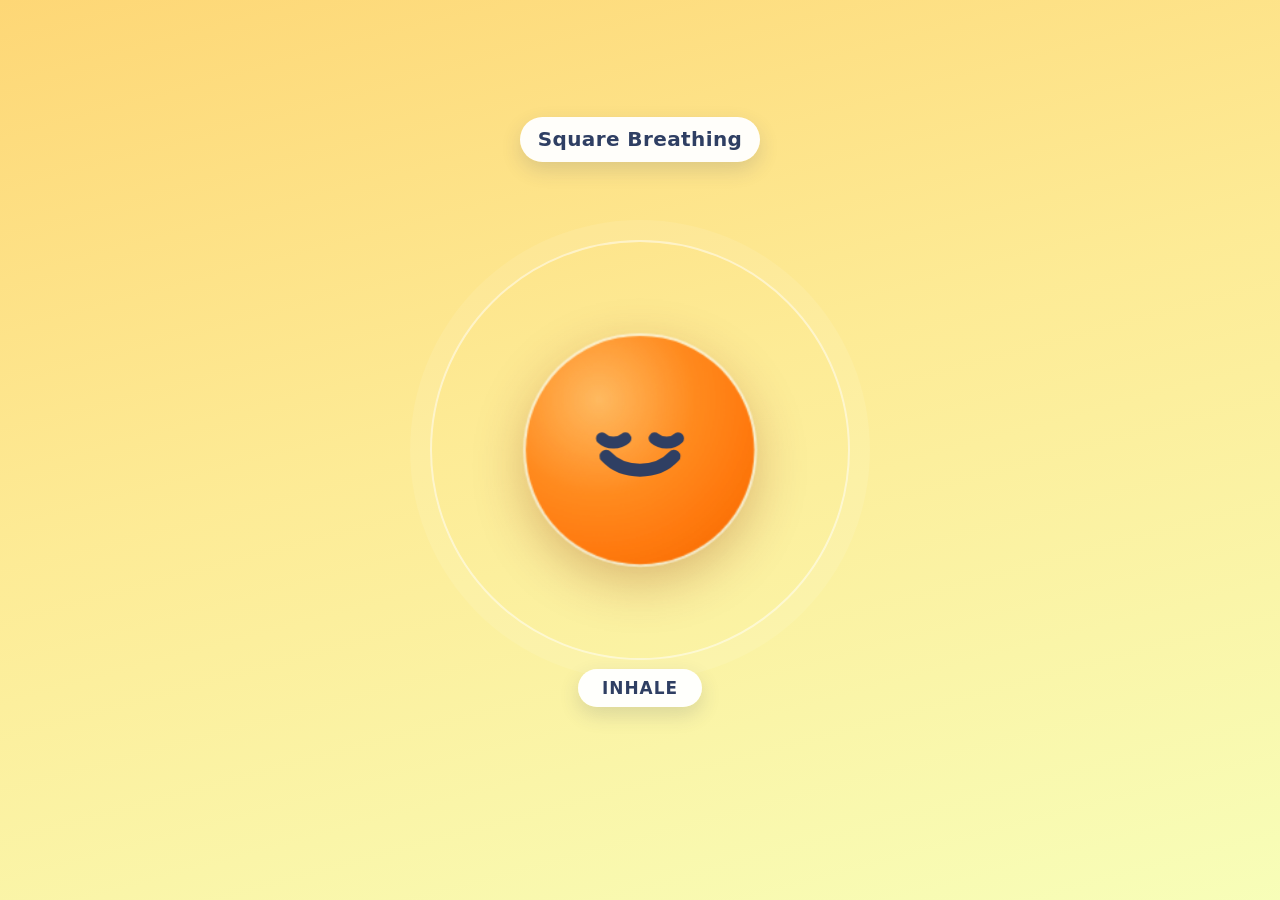
<file: index.html>
<!doctype html>
<html lang="en">
  <head>
    <meta charset="UTF-8" />
    <meta name="viewport" content="width=device-width, initial-scale=1.0" />
    <title>Square Breathing</title>
    <style>
      :root {
        --phase: 0;
      }

      * {
        box-sizing: border-box;
      }

      html,
      body {
        margin: 0;
        width: 100%;
        height: 100%;
        overflow: hidden;
        font-family: "Avenir Next", "Nunito", "Inter", system-ui, -apple-system, Segoe UI,
          Roboto, sans-serif;
      }

      body {
        display: grid;
        place-items: center;
        transition: background 220ms linear;
        background: linear-gradient(
          165deg,
          hsl(31 100% 76%),
          hsl(37 100% 83%) 42%,
          hsl(53 100% 90%)
        );
      }

      .scene {
        width: min(82vmin, 560px);
        aspect-ratio: 1;
        display: grid;
        place-items: center;
        position: relative;
      }

      .ring {
        position: absolute;
        width: 75%;
        height: 75%;
        border-radius: 999px;
        border: 2px solid rgba(255, 255, 255, 0.56);
        box-shadow: 0 0 0 20px rgba(255, 255, 255, 0.09);
      }

      .breath-circle {
        width: 30%;
        height: 30%;
        border-radius: 999px;
        background: #f47c2d;
        box-shadow: 0 10px 42px rgba(131, 52, 10, 0.32);
        transform: scale(1);
        will-change: transform;
        display: grid;
        place-items: center;
      }

      .face {
        position: absolute;
        left: 50%;
        top: 50%;
        width: 17.4%;
        height: 17.4%;
        transform: translate(-50%, -50%) translateY(var(--face-y, 0px))
          scale(var(--face-scale, 1));
        transform-origin: center;
        will-change: transform;
        z-index: 2;
      }

      .face svg {
        width: 100%;
        height: 100%;
        display: block;
        shape-rendering: geometricPrecision;
        text-rendering: geometricPrecision;
      }

      .face path {
        stroke-linecap: round;
        stroke-linejoin: round;
        vector-effect: non-scaling-stroke;
      }

      .label {
        position: absolute;
        bottom: max(1%, env(safe-area-inset-bottom));
        color: #2f3f63;
        font-size: clamp(0.92rem, 1.8vw, 1.06rem);
        letter-spacing: 0.06em;
        font-weight: 700;
        text-transform: uppercase;
        text-shadow: none;
        background: rgba(255, 255, 255, 0.96);
        border-radius: 999px;
        padding: 0.58rem 1rem;
        box-shadow: 0 8px 20px rgba(47, 63, 99, 0.16);
        min-width: 124px;
        text-align: center;
      }

      .countdown {
        position: absolute;
        left: 50%;
        bottom: calc(max(1%, env(safe-area-inset-bottom)) - 46px);
        transform: translateX(-50%);
        color: #2f3f63;
        background: #ffffff;
        border-radius: 999px;
        padding: 0.38rem 0.78rem;
        font-size: 0.88rem;
        font-weight: 700;
        line-height: 1;
        box-shadow: 0 8px 20px rgba(47, 63, 99, 0.16);
        opacity: 0;
        transition: opacity 160ms ease;
      }

      .countdown.is-visible {
        opacity: 1;
      }

      .title {
        position: absolute;
        top: max(2%, env(safe-area-inset-top));
        transform: translateY(-64px);
        margin: 0;
        color: #2f3f63;
        font-weight: 700;
        font-size: clamp(1rem, 2.1vw, 1.25rem);
        letter-spacing: 0.02em;
        text-shadow: none;
        background: rgba(255, 255, 255, 0.96);
        border-radius: 999px;
        padding: 0.64rem 1.12rem;
        box-shadow: 0 8px 20px rgba(47, 63, 99, 0.16);
      }

      .speech-bubble {
        position: absolute;
        top: 50%;
        max-width: min(34vw, 260px);
        color: #2f3f63;
        background: #ffffff;
        border-radius: 20px;
        padding: 0.7rem 1rem;
        text-align: center;
        font-size: clamp(0.88rem, 1.7vw, 1rem);
        font-weight: 600;
        line-height: 1.35;
        box-shadow: 0 10px 24px rgba(47, 63, 99, 0.16);
        opacity: 0;
        transition: opacity 240ms ease, transform 240ms ease;
        pointer-events: none;
        z-index: 6;
      }

      .speech-bubble.is-visible {
        opacity: 1;
      }

      .speech-bubble.left {
        left: 8%;
        transform: translate(-208px, -50%);
      }

      .speech-bubble.right {
        right: 8%;
        transform: translate(208px, -50%);
      }

      .speech-bubble.left.is-visible {
        transform: translate(-200px, -50%);
      }

      .speech-bubble.right.is-visible {
        transform: translate(200px, -50%);
      }

      .speech-bubble::after {
        content: "";
        position: absolute;
        top: 50%;
        width: 18px;
        height: 18px;
        background: #ffffff;
        transform: translateY(-50%) rotate(45deg);
        border-radius: 3px;
      }

      .speech-bubble.left::after {
        right: -9px;
      }

      .speech-bubble.right::after {
        left: -9px;
      }
    </style>
  </head>
  <body>
    <main class="scene" aria-label="Square breathing animation">
      <p class="title">Square Breathing</p>
      <div class="speech-bubble" id="speechBubble" aria-live="polite"></div>
      <div class="ring" aria-hidden="true"></div>
      <div class="breath-circle" id="breathCircle"></div>
      <div class="face" aria-hidden="true">
        <svg viewBox="0 0 240 240" role="presentation">
          <path
            d="M26 92 C40 106, 68 106, 84 92"
            fill="none"
            stroke="#2f3f63"
            stroke-width="12"
          />
          <path
            d="M156 92 C172 106, 200 106, 214 92"
            fill="none"
            stroke="#2f3f63"
            stroke-width="12"
          />
          <path
            d="M36 136 C78 182, 162 182, 204 136"
            fill="none"
            stroke="#2f3f63"
            stroke-width="13"
          />
        </svg>
      </div>
      <p class="label"><span id="phaseText">Inhale</span></p>
      <p class="countdown" id="holdCountdown" aria-live="polite"></p>
    </main>

    <script>
      const breathCircle = document.getElementById("breathCircle");
      const face = document.querySelector(".face");
      const ring = document.querySelector(".ring");
      const phaseText = document.getElementById("phaseText");
      const holdCountdown = document.getElementById("holdCountdown");
      const speechBubble = document.getElementById("speechBubble");
      let previousPhaseIndex = -1;
      let firstInhaleSkipped = false;
      let showBubbleOnLeft = true;

      // Square breathing: 4s inhale, 4s hold, 4s exhale, 4s hold.
      const phaseDuration = 4000;
      const cycleDuration = phaseDuration * 4;

      const daytime = [
        [31, 100, 76],
        [37, 100, 83],
        [53, 100, 90],
      ];

      const nighttime = [
        [233, 58, 22],
        [246, 45, 15],
        [265, 40, 20],
      ];

      const mix = (a, b, t) => a + (b - a) * t;
      const mixColor = (c1, c2, t) => [
        mix(c1[0], c2[0], t),
        mix(c1[1], c2[1], t),
        mix(c1[2], c2[2], t),
      ];

      function setGradient(nightAmount) {
        const c1 = mixColor(daytime[0], nighttime[0], nightAmount);
        const c2 = mixColor(daytime[1], nighttime[1], nightAmount);
        const c3 = mixColor(daytime[2], nighttime[2], nightAmount);
        document.body.style.background = `linear-gradient(
          165deg,
          hsl(${c1[0]} ${c1[1]}% ${c1[2]}%),
          hsl(${c2[0]} ${c2[1]}% ${c2[2]}%) 45%,
          hsl(${c3[0]} ${c3[1]}% ${c3[2]}%)
        )`;
      }

      function update(time) {
        const cycleTime = time % cycleDuration;
        const phaseIndex = Math.floor(cycleTime / phaseDuration);
        const phaseTime = (cycleTime % phaseDuration) / phaseDuration;
        const phaseChanged = phaseIndex !== previousPhaseIndex;

        let scale = 1;
        let label = "Inhale";

        if (phaseIndex === 0) {
          scale = 1 + 1.15 * phaseTime;
          label = "Inhale";
          holdCountdown.textContent = "";
          holdCountdown.classList.remove("is-visible");
          if (phaseChanged) {
            if (!firstInhaleSkipped) {
              firstInhaleSkipped = true;
              speechBubble.classList.remove("is-visible");
            } else {
              speechBubble.textContent = "Keep going!";
              speechBubble.classList.remove("left", "right");
              speechBubble.classList.add(showBubbleOnLeft ? "left" : "right");
              speechBubble.classList.add("is-visible");
              showBubbleOnLeft = !showBubbleOnLeft;
            }
          }
        } else if (phaseIndex === 1) {
          scale = 2.15;
          label = "Hold";
          holdCountdown.textContent = `${Math.max(1, Math.ceil((1 - phaseTime) * 4))}`;
          holdCountdown.classList.add("is-visible");
          if (phaseChanged) speechBubble.classList.remove("is-visible");
        } else if (phaseIndex === 2) {
          scale = 2.15 - 1.15 * phaseTime;
          label = "Exhale";
          holdCountdown.textContent = "";
          holdCountdown.classList.remove("is-visible");
          if (phaseChanged) {
            speechBubble.textContent =
              "It's fine if your mind wanders, just bring it back.";
            speechBubble.classList.remove("left", "right");
            speechBubble.classList.add(showBubbleOnLeft ? "left" : "right");
            speechBubble.classList.add("is-visible");
            showBubbleOnLeft = !showBubbleOnLeft;
          }
        } else {
          scale = 1;
          label = "Hold";
          holdCountdown.textContent = `${Math.max(1, Math.ceil((1 - phaseTime) * 4))}`;
          holdCountdown.classList.add("is-visible");
          if (phaseChanged) speechBubble.classList.remove("is-visible");
        }

        // Night peaks around full inhale/hold, then returns toward day.
        const cycleProgress = cycleTime / cycleDuration;
        const nightAmount = 0.5 - 0.5 * Math.cos(cycleProgress * Math.PI * 2);

        // Keep strong separation from the background while preserving brand orange.
        const circleBaseLightness = mix(46, 66, nightAmount);
        const circleMidLightness = mix(54, 74, nightAmount);
        const circleHighlightLightness = mix(62, 82, nightAmount);
        const edgeOpacity = mix(0.56, 0.78, nightAmount);
        const glowAlpha = mix(0.3, 0.48, nightAmount);

        breathCircle.style.transform = `scale(${scale})`;
        breathCircle.style.background = `radial-gradient(
          circle at 32% 28%,
          hsl(27 92% ${circleHighlightLightness}% / 0.58),
          hsl(27 90% ${circleMidLightness}% / 0.9) 42%,
          hsl(25 88% ${circleBaseLightness}%)
        )`;
        breathCircle.style.boxShadow = `0 0 0 2px rgba(255,255,255,${edgeOpacity}), 0 12px 40px rgba(125, 44, 4, ${glowAlpha})`;
        breathCircle.style.filter = `saturate(${1.04 + 0.16 * (1 - nightAmount)})`;
        // Clear face motion with end-weighted easing.
        let breathLift = 0;
        const maxLiftPx = 8;
        const easeToEnd = (t) => t * t * t;
        if (phaseIndex === 0) {
          breathLift = -maxLiftPx * easeToEnd(phaseTime);
        } else if (phaseIndex === 1) {
          breathLift = -maxLiftPx;
        } else if (phaseIndex === 2) {
          breathLift = -maxLiftPx * (1 - easeToEnd(phaseTime));
        } else {
          breathLift = 0;
        }
        const faceScale = 0.99 + (scale - 1) * 0.02;
        const faceLift = breathLift;
        face.style.setProperty("--face-y", `${faceLift}px`);
        face.style.setProperty("--face-scale", `${faceScale}`);
        ring.style.borderColor = `rgba(255, 255, 255, ${mix(0.5, 0.7, nightAmount)})`;
        phaseText.textContent = label;
        setGradient(nightAmount);
        previousPhaseIndex = phaseIndex;

        requestAnimationFrame(update);
      }

      requestAnimationFrame(update);
    </script>
  </body>
</html>
</file>
